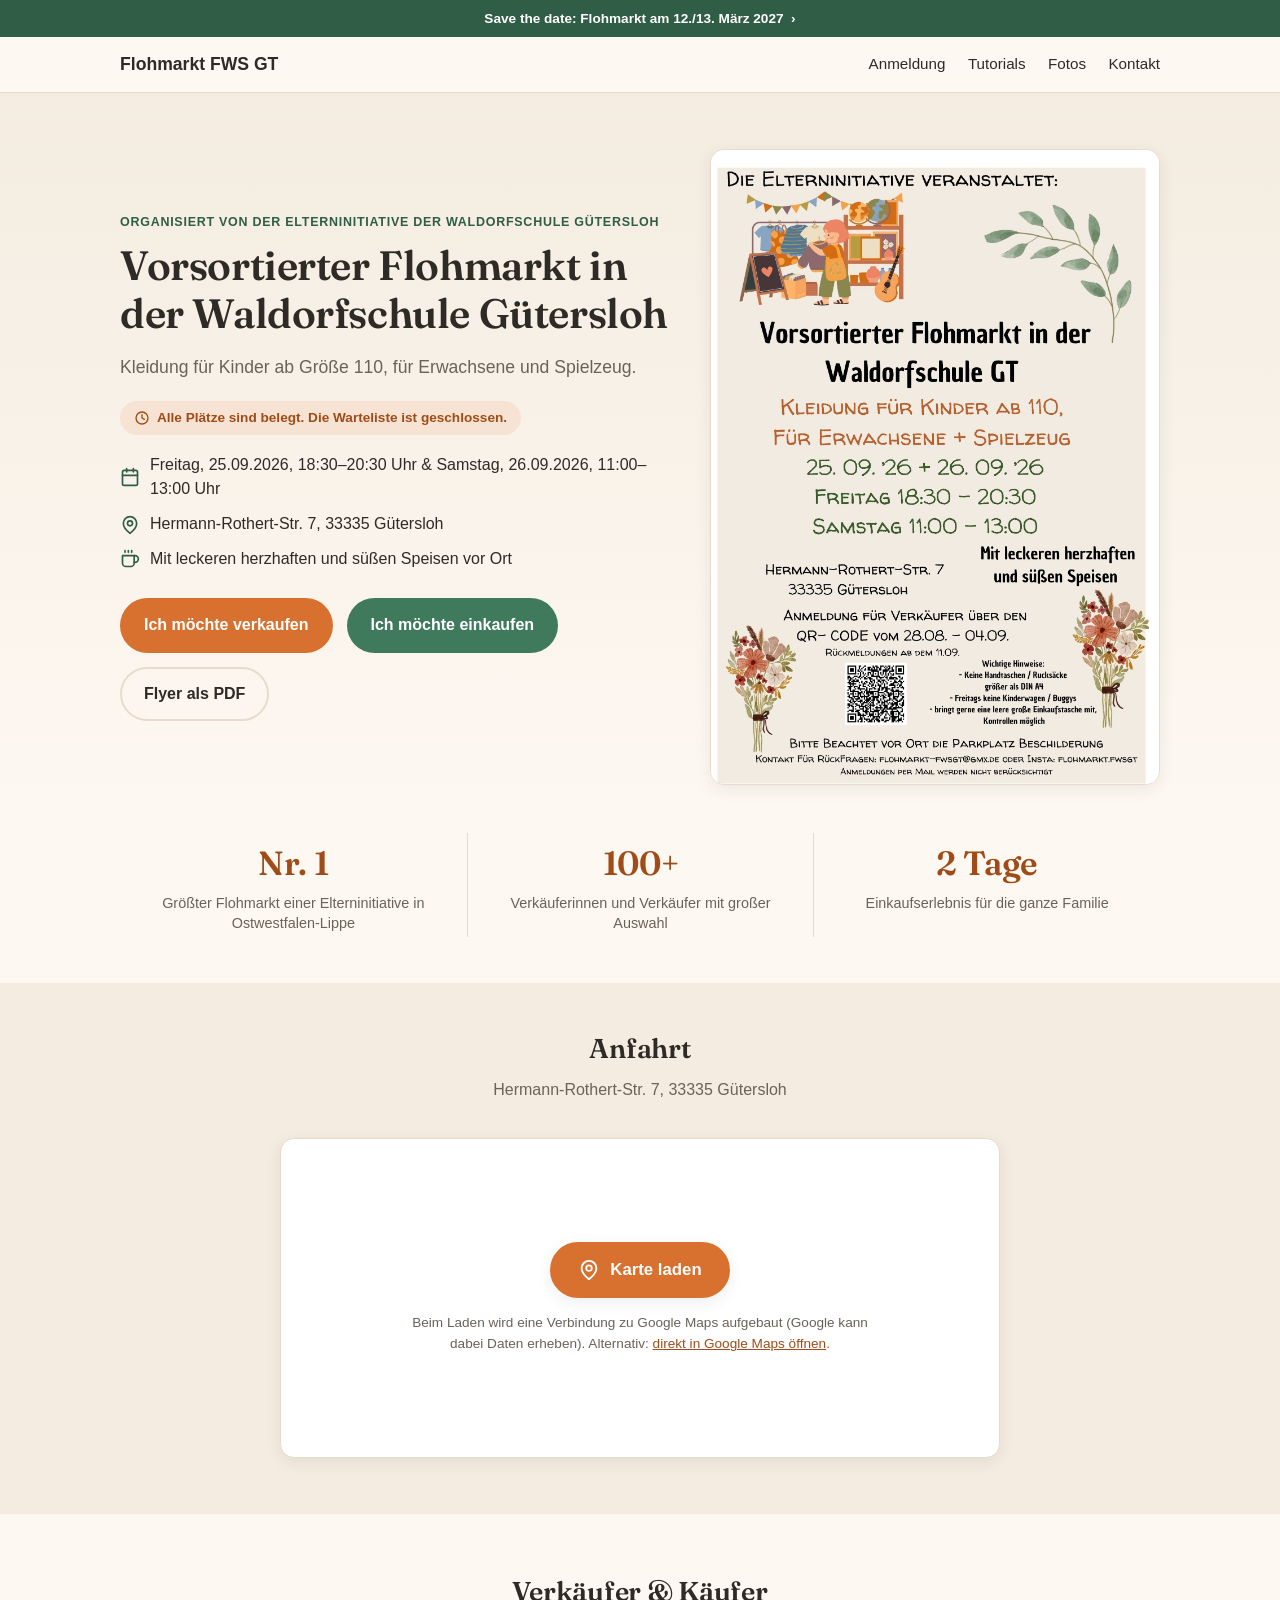
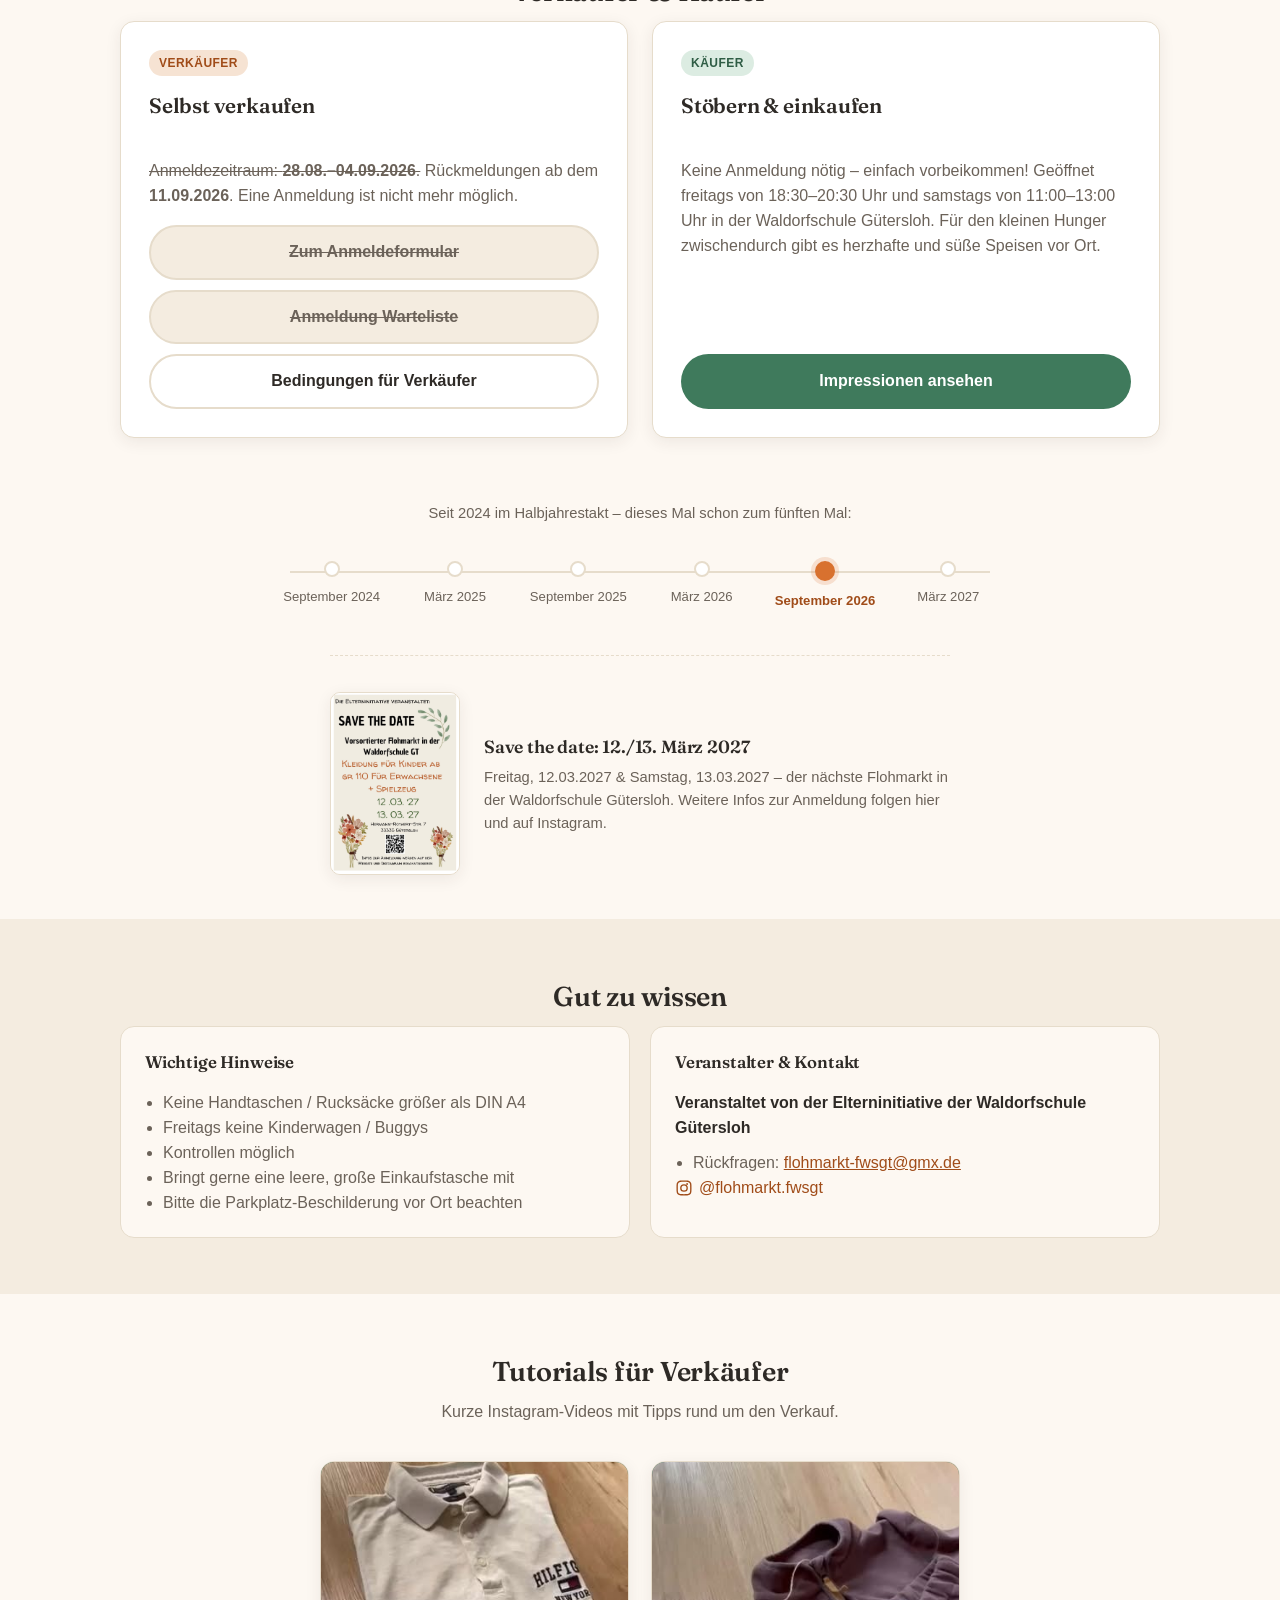
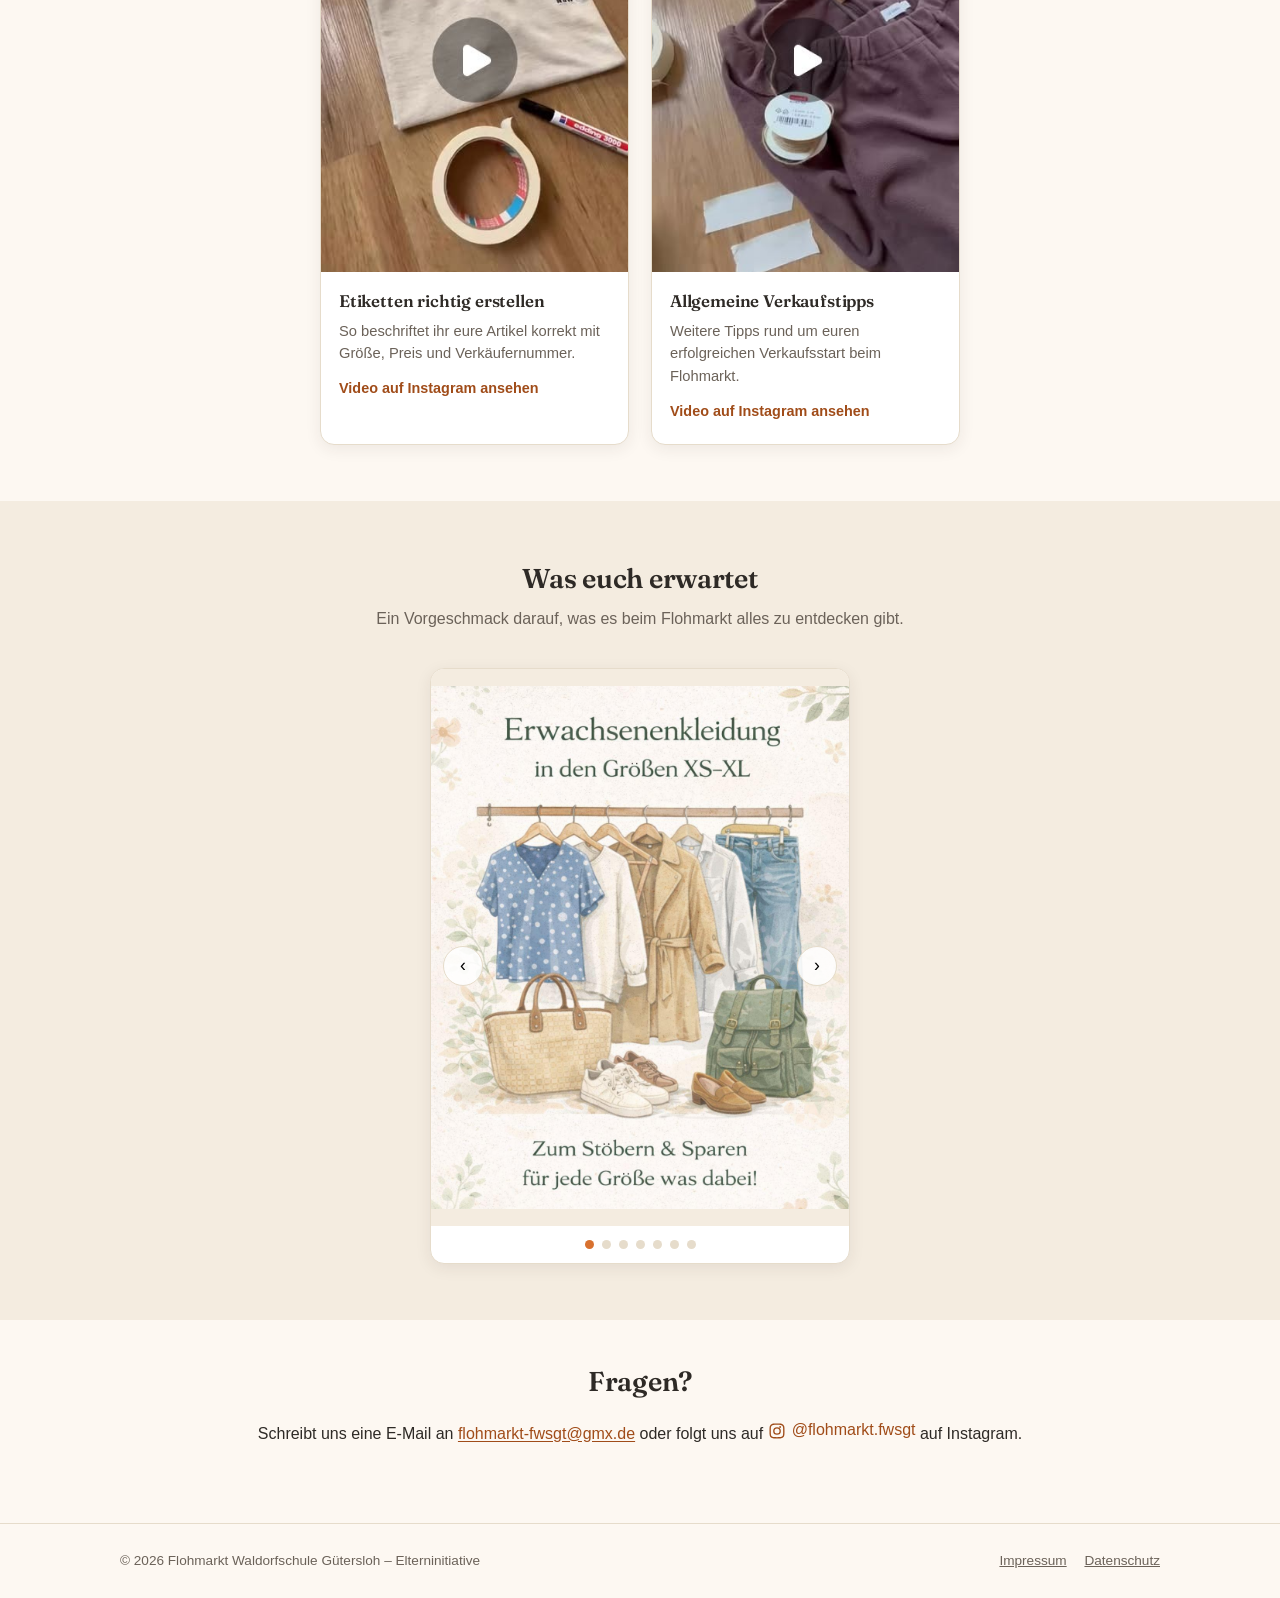
<file: index.html>
<!DOCTYPE html>
<html lang="de">
<head>
<meta charset="UTF-8" />
<meta name="viewport" content="width=device-width, initial-scale=1.0" />
<title>Flohmarkt Waldorfschule Gütersloh – 25./26. September 2026</title>
<meta name="description" content="Vorsortierter Flohmarkt in der Waldorfschule Gütersloh: Kleidung, Spielzeug und mehr. Infos für Käufer und Anmeldung für Verkäufer." />
<link rel="preconnect" href="https://fonts.googleapis.com" />
<link rel="preconnect" href="https://fonts.gstatic.com" crossorigin />
<link href="https://fonts.googleapis.com/css2?family=Fraunces:opsz,wght@9..144,500;9..144,600;9..144,700&display=swap" rel="stylesheet" />
<link rel="stylesheet" href="assets/css/styles.css" />
</head>
<body>

<a class="announce-bar" href="#save-the-date">
  Save the date: Flohmarkt am 12./13. März 2027 &nbsp;&rsaquo;
</a>

<header class="site-header">
  <div class="container">
    <p class="site-title">Flohmarkt&nbsp;FWS&nbsp;GT</p>
    <button type="button" class="nav-toggle" id="nav-toggle" aria-expanded="false" aria-controls="site-nav">
      <span class="nav-toggle-bar"></span>
      <span class="nav-toggle-bar"></span>
      <span class="nav-toggle-bar"></span>
      <span class="sr-only">Menü öffnen</span>
    </button>
    <nav class="site-nav" id="site-nav">
      <a href="#verkaeufer-kaeufer">Anmeldung</a>
      <a href="#tutorials">Tutorials</a>
      <a href="#fotos">Fotos</a>
      <a href="#kontakt">Kontakt</a>
    </nav>
  </div>
</header>

<section class="hero">
  <div class="container">
    <div class="hero-text">
      <p class="kicker">Organisiert von der Elterninitiative der Waldorfschule Gütersloh</p>
      <h1>Vorsortierter Flohmarkt in der Waldorfschule Gütersloh</h1>
      <p class="subtitle">Kleidung für Kinder ab Größe&nbsp;110, für Erwachsene und Spielzeug.</p>
      <p class="deadline-badge">
        <svg class="icon-svg" viewBox="0 0 24 24" fill="none" stroke="currentColor" stroke-width="2" stroke-linecap="round" stroke-linejoin="round" aria-hidden="true"><circle cx="12" cy="12" r="9"></circle><polyline points="12 7 12 12 15.5 14"></polyline></svg>
        Alle Plätze sind belegt. Die Warteliste ist geschlossen.
      </p>
      <ul class="hero-facts">
        <li>
          <svg class="icon-svg" viewBox="0 0 24 24" fill="none" stroke="currentColor" stroke-width="2" stroke-linecap="round" stroke-linejoin="round" aria-hidden="true"><rect x="3" y="4" width="18" height="18" rx="2"></rect><line x1="16" y1="2" x2="16" y2="6"></line><line x1="8" y1="2" x2="8" y2="6"></line><line x1="3" y1="10" x2="21" y2="10"></line></svg>
          Freitag, 25.09.2026, 18:30–20:30 Uhr &amp; Samstag, 26.09.2026, 11:00–13:00 Uhr
        </li>
        <li>
          <svg class="icon-svg" viewBox="0 0 24 24" fill="none" stroke="currentColor" stroke-width="2" stroke-linecap="round" stroke-linejoin="round" aria-hidden="true"><path d="M20 10c0 6-8 12-8 12s-8-6-8-12a8 8 0 0 1 16 0Z"></path><circle cx="12" cy="10" r="3"></circle></svg>
          Hermann-Rothert-Str. 7, 33335 Gütersloh
        </li>
        <li>
          <svg class="icon-svg" viewBox="0 0 24 24" fill="none" stroke="currentColor" stroke-width="2" stroke-linecap="round" stroke-linejoin="round" aria-hidden="true"><path d="M17 8h1a4 4 0 1 1 0 8h-1"></path><path d="M3 8h14v9a4 4 0 0 1-4 4H7a4 4 0 0 1-4-4Z"></path><line x1="6" y1="2" x2="6" y2="4"></line><line x1="10" y1="2" x2="10" y2="4"></line><line x1="14" y1="2" x2="14" y2="4"></line></svg>
          Mit leckeren herzhaften und süßen Speisen vor Ort
        </li>
      </ul>
      <div class="btn-row">
        <a class="btn btn-primary" href="#verkaeufer-kaeufer">Ich möchte verkaufen</a>
        <a class="btn btn-secondary" href="#kaeufer-info">Ich möchte einkaufen</a>
        <a class="btn btn-outline" href="assets/flyer.pdf" target="_blank" rel="noopener">Flyer als PDF</a>
      </div>
    </div>
    <a class="hero-image" href="assets/flyer.pdf" target="_blank" rel="noopener">
      <img src="assets/img/flyer.jpg" alt="Flyer zum Flohmarkt in der Waldorfschule Gütersloh" />
    </a>
    <!-- TODO: echtes Foto vom Flohmarkt/der Schule hier (statt/neben Flyer-Grafik) einfügen, sobald verfügbar -->
  </div>
</section>

<section class="highlights">
  <div class="container">
    <div class="highlights-grid">
      <div class="highlight-item">
        <p class="highlight-figure">Nr. 1</p>
        <p class="highlight-caption">Größter Flohmarkt einer Elterninitiative in Ostwestfalen-Lippe</p>
      </div>
      <div class="highlight-item">
        <p class="highlight-figure">100+</p>
        <p class="highlight-caption">Verkäuferinnen und Verkäufer mit großer Auswahl</p>
      </div>
      <div class="highlight-item">
        <p class="highlight-figure">2 Tage</p>
        <p class="highlight-caption">Einkaufserlebnis für die ganze Familie</p>
      </div>
    </div>
  </div>
</section>

<section class="map-section" id="anfahrt">
  <div class="container">
    <h2 class="section-title">Anfahrt</h2>
    <p class="section-lead">Hermann-Rothert-Str. 7, 33335 Gütersloh</p>
    <div class="map-embed" id="map-embed">
      <button type="button" class="map-load-btn" id="map-load-btn">
        <svg class="icon-svg icon-svg-lg" viewBox="0 0 24 24" fill="none" stroke="currentColor" stroke-width="2" stroke-linecap="round" stroke-linejoin="round" aria-hidden="true"><path d="M20 10c0 6-8 12-8 12s-8-6-8-12a8 8 0 0 1 16 0Z"></path><circle cx="12" cy="10" r="3"></circle></svg>
        Karte laden
      </button>
      <p class="map-hint">
        Beim Laden wird eine Verbindung zu Google Maps aufgebaut (Google kann dabei Daten erheben).
        Alternativ:
        <a href="https://www.google.com/maps/search/?api=1&query=Hermann-Rothert-Str.+7,+33335+G%C3%BCtersloh" target="_blank" rel="noopener">direkt in Google Maps öffnen</a>.
      </p>
    </div>
  </div>
</section>

<section class="audience" id="verkaeufer-kaeufer">
  <div class="container">
    <h2 class="section-title">Verkäufer &amp; Käufer</h2>
    <div class="audience-cards">

      <div class="audience-card">
        <span class="badge badge-seller">Verkäufer</span>
        <h3>Selbst verkaufen</h3>
        <p>
          <s>Anmeldezeitraum: <strong>28.08.–04.09.2026</strong>.</s> Rückmeldungen ab dem <strong>11.09.2026</strong>.
          Eine Anmeldung ist nicht mehr möglich.
        </p>
        <div class="card-btn-stack">
          <span class="btn btn-disabled" aria-disabled="true">
            Zum Anmeldeformular
          </span>
          <span class="btn btn-disabled" aria-disabled="true">
            Anmeldung Warteliste
          </span>
          <a class="btn btn-outline" href="https://ebbchl.s.gy/AGB_092026" target="_blank" rel="noopener">
            Bedingungen für Verkäufer
          </a>
        </div>
      </div>

      <div class="audience-card" id="kaeufer-info">
        <span class="badge badge-buyer">Käufer</span>
        <h3>Stöbern &amp; einkaufen</h3>
        <p>
          Keine Anmeldung nötig – einfach vorbeikommen! Geöffnet freitags von 18:30–20:30 Uhr
          und samstags von 11:00–13:00 Uhr in der Waldorfschule Gütersloh. Für den kleinen Hunger
          zwischendurch gibt es herzhafte und süße Speisen vor Ort.
        </p>
        <a class="btn btn-secondary" href="#fotos">Impressionen ansehen</a>
      </div>

    </div>
  </div>
</section>

<section class="timeline-section">
  <div class="container">
    <p class="timeline-lead">Seit 2024 im Halbjahrestakt – dieses Mal schon zum fünften Mal:</p>
    <ol class="timeline">
      <li><span class="timeline-label">September 2024</span></li>
      <li><span class="timeline-label">März 2025</span></li>
      <li><span class="timeline-label">September 2025</span></li>
      <li><span class="timeline-label">März 2026</span></li>
      <li class="current"><span class="timeline-label">September 2026</span></li>
      <li><span class="timeline-label">März 2027</span></li>
    </ol>

    <div class="save-the-date" id="save-the-date">
      <a class="save-the-date-poster" href="assets/img/flyer-2027.jpg" target="_blank" rel="noopener">
        <img src="assets/img/flyer-2027.jpg" alt="Save the Date: Flohmarkt in der Waldorfschule Gütersloh, 12./13. März 2027" loading="lazy" />
      </a>
      <div class="save-the-date-text">
        <h3>Save the date: 12./13. März 2027</h3>
        <p>Freitag, 12.03.2027 &amp; Samstag, 13.03.2027 – der nächste Flohmarkt in der Waldorfschule Gütersloh. Weitere Infos zur Anmeldung folgen hier und auf Instagram.</p>
      </div>
    </div>
  </div>
</section>

<section class="info">
  <div class="container">
    <h2 class="section-title">Gut zu wissen</h2>
    <div class="info-grid">
      <div class="info-card">
        <h3>Wichtige Hinweise</h3>
        <ul>
          <li>Keine Handtaschen / Rucksäcke größer als DIN&nbsp;A4</li>
          <li>Freitags keine Kinderwagen / Buggys</li>
          <li>Kontrollen möglich</li>
          <li>Bringt gerne eine leere, große Einkaufstasche mit</li>
          <li>Bitte die Parkplatz-Beschilderung vor Ort beachten</li>
        </ul>
      </div>
      <div class="info-card">
        <h3>Veranstalter &amp; Kontakt</h3>
        <p class="organizer-line">
          <strong>Veranstaltet von der Elterninitiative der Waldorfschule Gütersloh</strong>
        </p>
        <ul>
          <li>Rückfragen: <a href="mailto:flohmarkt-fwsgt@gmx.de">flohmarkt-fwsgt@gmx.de</a></li>
          <li style="list-style: none; margin-left: -18px;">
            <a class="ig-link" href="https://www.instagram.com/flohmarkt.fwsgt/" target="_blank" rel="noopener">
              <svg class="ig-icon" viewBox="0 0 24 24" width="18" height="18" aria-hidden="true"><path fill="currentColor" d="M12 2c-2.72 0-3.06.01-4.12.06-1.06.05-1.79.22-2.43.47-.66.26-1.22.6-1.77 1.16-.56.55-.9 1.11-1.16 1.77-.25.64-.42 1.37-.47 2.43C2 8.94 2 9.28 2 12s.01 3.06.06 4.12c.05 1.06.22 1.79.47 2.43.26.66.6 1.22 1.16 1.77.55.56 1.11.9 1.77 1.16.64.25 1.37.42 2.43.47C8.94 22 9.28 22 12 22s3.06-.01 4.12-.06c1.06-.05 1.79-.22 2.43-.47.66-.26 1.22-.6 1.77-1.16.56-.55.9-1.11 1.16-1.77.25-.64.42-1.37.47-2.43C22 15.06 22 14.72 22 12s-.01-3.06-.06-4.12c-.05-1.06-.22-1.79-.47-2.43-.26-.66-.6-1.22-1.16-1.77-.55-.56-1.11-.9-1.77-1.16-.64-.25-1.37-.42-2.43-.47C15.06 2 14.72 2 12 2zm0 1.8c2.67 0 2.99.01 4.04.06.98.04 1.5.21 1.85.34.47.18.8.4 1.15.75.35.35.57.68.75 1.15.13.36.29.87.34 1.85.05 1.05.06 1.37.06 4.04s-.01 2.99-.06 4.04c-.04.98-.21 1.5-.34 1.85-.18.47-.4.8-.75 1.15-.35.35-.68.57-1.15.75-.36.13-.87.29-1.85.34-1.05.05-1.37.06-4.04.06s-2.99-.01-4.04-.06c-.98-.04-1.5-.21-1.85-.34-.47-.18-.8-.4-1.15-.75-.35-.35-.57-.68-.75-1.15-.13-.36-.29-.87-.34-1.85C3.8 14.99 3.8 14.67 3.8 12s.01-2.99.06-4.04c.04-.98.21-1.5.34-1.85.18-.47.4-.8.75-1.15.35-.35.68-.57 1.15-.75.36-.13.87-.29 1.85-.34C9.01 3.8 9.33 3.8 12 3.8zm0 3.05a5.15 5.15 0 1 0 0 10.3 5.15 5.15 0 0 0 0-10.3zm0 8.5a3.35 3.35 0 1 1 0-6.7 3.35 3.35 0 0 1 0 6.7zm5.35-8.7a1.2 1.2 0 1 1-2.4 0 1.2 1.2 0 0 1 2.4 0z"/></svg>
              @flohmarkt.fwsgt
            </a>
          </li>
        </ul>
      </div>
    </div>
  </div>
</section>

<section class="tutorials" id="tutorials">
  <div class="container">
    <h2 class="section-title">Tutorials für Verkäufer</h2>
    <p class="section-lead">Kurze Instagram-Videos mit Tipps rund um den Verkauf.</p>
    <div class="tutorial-grid">

      <article class="tutorial-card">
        <a class="tutorial-thumb" href="https://www.instagram.com/reel/Ddj_7joOujG/" target="_blank" rel="noopener" aria-label="Video „Etiketten richtig erstellen“ auf Instagram ansehen">
          <img src="assets/img/tutorials/etiketten.jpg" alt="Vorschaubild: Poloshirt, Malerkrepp und Stift zum Beschriften von Etiketten" loading="lazy" />
        </a>
        <div class="tutorial-body">
          <h3>Etiketten richtig erstellen</h3>
          <p>So beschriftet ihr eure Artikel korrekt mit Größe, Preis und Verkäufernummer.</p>
          <a href="https://www.instagram.com/reel/Ddj_7joOujG/" target="_blank" rel="noopener">Video auf Instagram ansehen</a>
        </div>
      </article>

      <article class="tutorial-card">
        <a class="tutorial-thumb" href="https://www.instagram.com/reel/Ddmqf95uyFL/" target="_blank" rel="noopener" aria-label="Video „Allgemeine Verkaufstipps“ auf Instagram ansehen">
          <img src="assets/img/tutorials/verkaufstipps.jpg" alt="Vorschaubild: Fleecejacke mit Kordel und Klebeband zum Verpacken" loading="lazy" />
        </a>
        <div class="tutorial-body">
          <h3>Allgemeine Verkaufstipps</h3>
          <p>Weitere Tipps rund um euren erfolgreichen Verkaufsstart beim Flohmarkt.</p>
          <a href="https://www.instagram.com/reel/Ddmqf95uyFL/" target="_blank" rel="noopener">Video auf Instagram ansehen</a>
        </div>
      </article>

    </div>
  </div>
</section>

<section class="gallery" id="fotos">
  <div class="container">
    <h2 class="section-title">Was euch erwartet</h2>
    <p class="section-lead">Ein Vorgeschmack darauf, was es beim Flohmarkt alles zu entdecken gibt.</p>

    <div class="carousel">
      <div class="carousel-track">
        <div class="carousel-slide">
          <img src="assets/img/carousel/foto-01.jpg" alt="Erwachsenenkleidung in den Größen XS–XL" loading="lazy" />
        </div>
        <div class="carousel-slide">
          <img src="assets/img/carousel/foto-02.jpg" alt="Innen shoppen, außen bei Wohlfühlambiente schlemmen" loading="lazy" />
        </div>
        <div class="carousel-slide">
          <img src="assets/img/carousel/foto-03.jpg" alt="Bücher & Deko für Erwachsene" loading="lazy" />
        </div>
        <div class="carousel-slide">
          <img src="assets/img/carousel/foto-04.jpg" alt="Tonies & Bücher" loading="lazy" />
        </div>
        <div class="carousel-slide">
          <img src="assets/img/carousel/foto-05.jpg" alt="Fahrräder, Roller, Spiele & Bücher" loading="lazy" />
        </div>
        <div class="carousel-slide">
          <img src="assets/img/carousel/foto-07.jpg" alt="Kinderbekleidung in den Größen 110–176" loading="lazy" />
        </div>
        <div class="carousel-slide">
          <img src="assets/img/carousel/foto-06.jpg" alt="Viele Kassen, schnelle Abwicklung" loading="lazy" />
        </div>
      </div>
      <button class="carousel-nav prev" aria-label="Vorheriges Foto">&#8249;</button>
      <button class="carousel-nav next" aria-label="Nächstes Foto">&#8250;</button>
      <div class="carousel-dots"></div>
    </div>
  </div>
</section>

<section class="contact" id="kontakt">
  <div class="container">
    <h2 class="section-title">Fragen?</h2>
    <p>
      Schreibt uns eine E-Mail an <a href="mailto:flohmarkt-fwsgt@gmx.de">flohmarkt-fwsgt@gmx.de</a> oder folgt uns auf
      <a class="ig-link" href="https://www.instagram.com/flohmarkt.fwsgt/" target="_blank" rel="noopener">
        <svg class="ig-icon" viewBox="0 0 24 24" width="18" height="18" aria-hidden="true"><path fill="currentColor" d="M12 2c-2.72 0-3.06.01-4.12.06-1.06.05-1.79.22-2.43.47-.66.26-1.22.6-1.77 1.16-.56.55-.9 1.11-1.16 1.77-.25.64-.42 1.37-.47 2.43C2 8.94 2 9.28 2 12s.01 3.06.06 4.12c.05 1.06.22 1.79.47 2.43.26.66.6 1.22 1.16 1.77.55.56 1.11.9 1.77 1.16.64.25 1.37.42 2.43.47C8.94 22 9.28 22 12 22s3.06-.01 4.12-.06c1.06-.05 1.79-.22 2.43-.47.66-.26 1.22-.6 1.77-1.16.56-.55.9-1.11 1.16-1.77.25-.64.42-1.37.47-2.43C22 15.06 22 14.72 22 12s-.01-3.06-.06-4.12c-.05-1.06-.22-1.79-.47-2.43-.26-.66-.6-1.22-1.16-1.77-.55-.56-1.11-.9-1.77-1.16-.64-.25-1.37-.42-2.43-.47C15.06 2 14.72 2 12 2zm0 1.8c2.67 0 2.99.01 4.04.06.98.04 1.5.21 1.85.34.47.18.8.4 1.15.75.35.35.57.68.75 1.15.13.36.29.87.34 1.85.05 1.05.06 1.37.06 4.04s-.01 2.99-.06 4.04c-.04.98-.21 1.5-.34 1.85-.18.47-.4.8-.75 1.15-.35.35-.68.57-1.15.75-.36.13-.87.29-1.85.34-1.05.05-1.37.06-4.04.06s-2.99-.01-4.04-.06c-.98-.04-1.5-.21-1.85-.34-.47-.18-.8-.4-1.15-.75-.35-.35-.57-.68-.75-1.15-.13-.36-.29-.87-.34-1.85C3.8 14.99 3.8 14.67 3.8 12s.01-2.99.06-4.04c.04-.98.21-1.5.34-1.85.18-.47.4-.8.75-1.15.35-.35.68-.57 1.15-.75.36-.13.87-.29 1.85-.34C9.01 3.8 9.33 3.8 12 3.8zm0 3.05a5.15 5.15 0 1 0 0 10.3 5.15 5.15 0 0 0 0-10.3zm0 8.5a3.35 3.35 0 1 1 0-6.7 3.35 3.35 0 0 1 0 6.7zm5.35-8.7a1.2 1.2 0 1 1-2.4 0 1.2 1.2 0 0 1 2.4 0z"/></svg>
        @flohmarkt.fwsgt
      </a>
      auf Instagram.
    </p>
  </div>
</section>

<footer class="site-footer">
  <div class="container">
    <span>&copy; 2026 Flohmarkt Waldorfschule Gütersloh – Elterninitiative</span>
    <span>
      <a href="impressum.html">Impressum</a>
      <a href="datenschutz.html">Datenschutz</a>
    </span>
  </div>
</footer>

<script src="assets/js/main.js"></script>
</body>
</html>
</file>
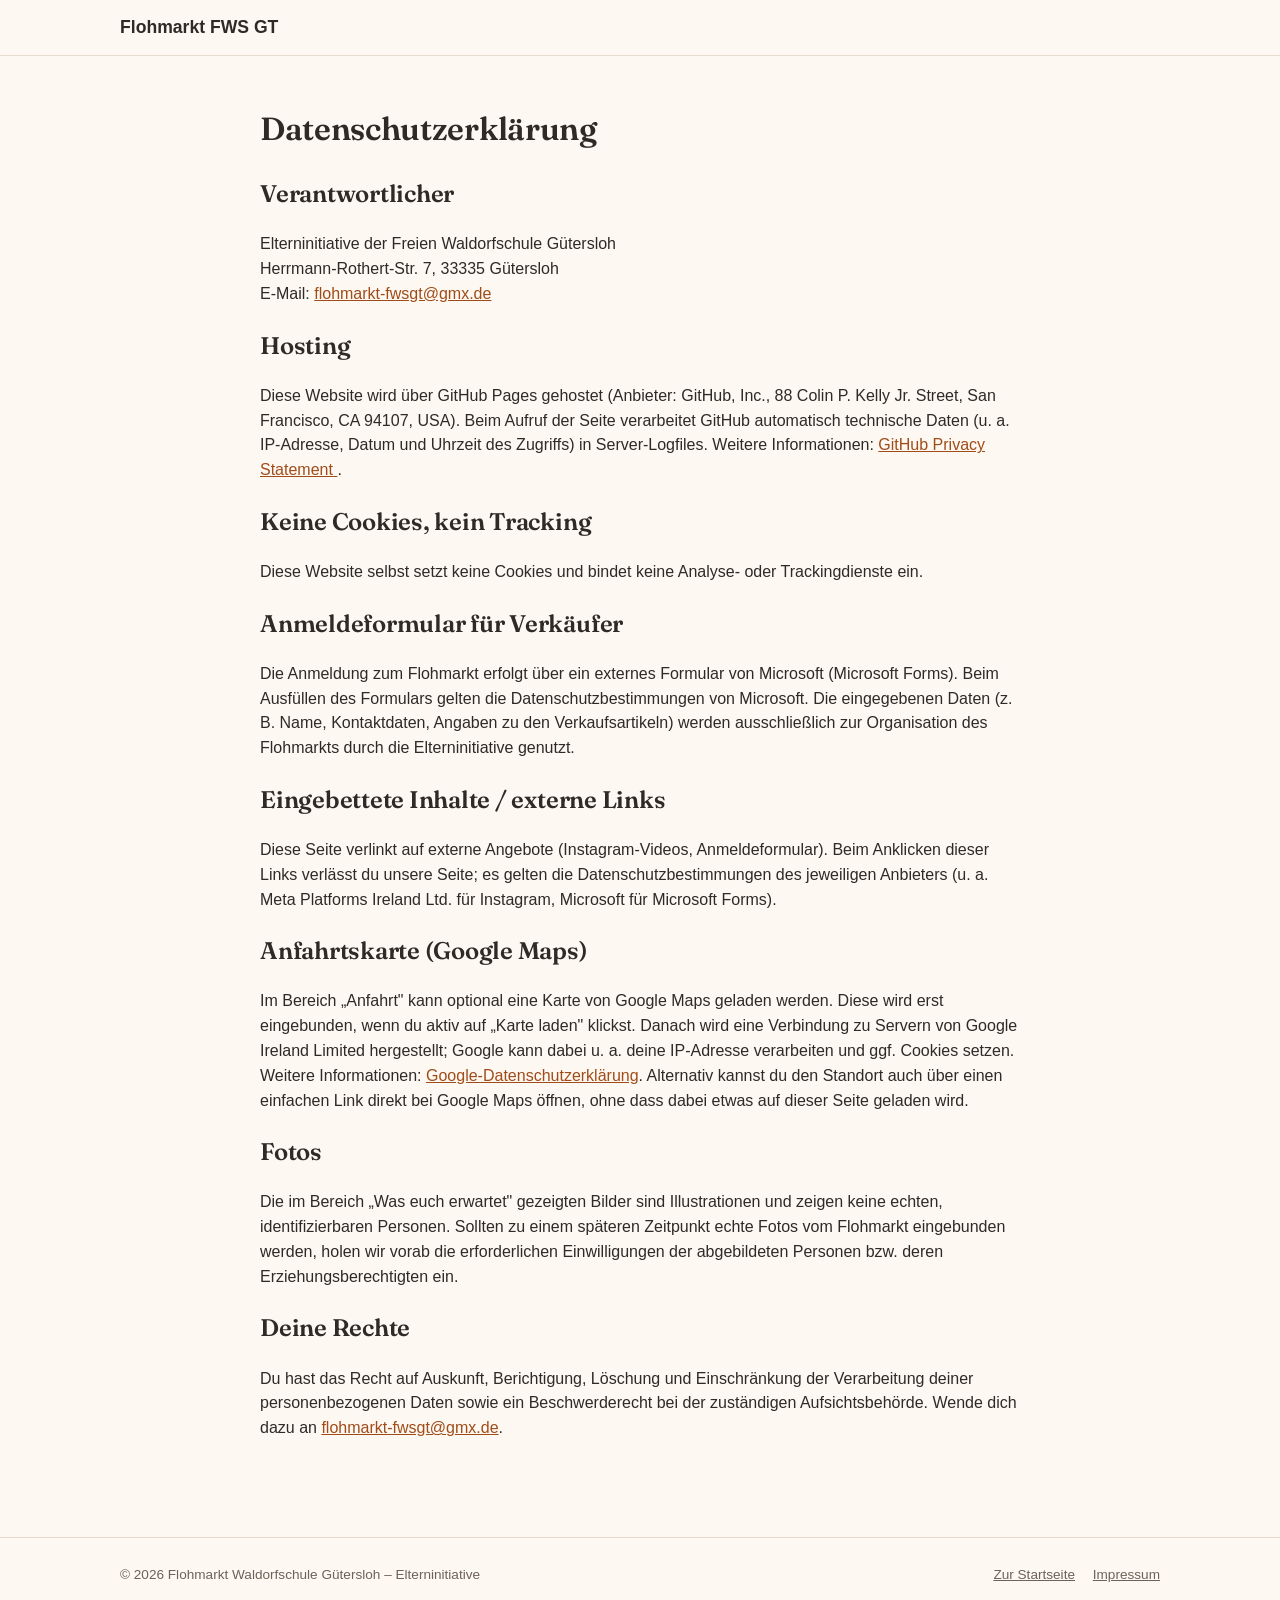
<file: datenschutz.html>
<!DOCTYPE html>
<html lang="de">
<head>
<meta charset="UTF-8" />
<meta name="viewport" content="width=device-width, initial-scale=1.0" />
<title>Datenschutzerklärung – Flohmarkt Waldorfschule Gütersloh</title>
<link rel="preconnect" href="https://fonts.googleapis.com" />
<link rel="preconnect" href="https://fonts.gstatic.com" crossorigin />
<link href="https://fonts.googleapis.com/css2?family=Fraunces:opsz,wght@9..144,500;9..144,600;9..144,700&display=swap" rel="stylesheet" />
<link rel="stylesheet" href="assets/css/styles.css" />
</head>
<body>

<header class="site-header">
  <div class="container">
    <p class="site-title"><a href="index.html" style="color:inherit; text-decoration:none;">Flohmarkt&nbsp;FWS&nbsp;GT</a></p>
  </div>
</header>

<main class="container legal">
  <h1>Datenschutzerklärung</h1>


  <h2>Verantwortlicher</h2>
  <p>
    Elterninitiative der Freien Waldorfschule Gütersloh<br />
    Herrmann-Rothert-Str. 7, 33335 Gütersloh<br />
    E-Mail: <a href="mailto:flohmarkt-fwsgt@gmx.de">flohmarkt-fwsgt@gmx.de</a>
  </p>

  <h2>Hosting</h2>
  <p>
    Diese Website wird über GitHub Pages gehostet (Anbieter: GitHub, Inc., 88 Colin P. Kelly Jr. Street,
    San Francisco, CA 94107, USA). Beim Aufruf der Seite verarbeitet GitHub automatisch technische
    Daten (u. a. IP-Adresse, Datum und Uhrzeit des Zugriffs) in Server-Logfiles. Weitere Informationen:
    <a href="https://docs.github.com/site-policy/privacy-policies/github-general-privacy-statement" target="_blank" rel="noopener">
      GitHub Privacy Statement
    </a>.
  </p>

  <h2>Keine Cookies, kein Tracking</h2>
  <p>
    Diese Website selbst setzt keine Cookies und bindet keine Analyse- oder Trackingdienste ein.
  </p>

  <h2>Anmeldeformular für Verkäufer</h2>
  <p>
    Die Anmeldung zum Flohmarkt erfolgt über ein externes Formular von Microsoft (Microsoft Forms).
    Beim Ausfüllen des Formulars gelten die Datenschutzbestimmungen von Microsoft. Die eingegebenen
    Daten (z. B. Name, Kontaktdaten, Angaben zu den Verkaufsartikeln) werden ausschließlich zur
    Organisation des Flohmarkts durch die Elterninitiative genutzt.
  </p>

  <h2>Eingebettete Inhalte / externe Links</h2>
  <p>
    Diese Seite verlinkt auf externe Angebote (Instagram-Videos, Anmeldeformular). Beim Anklicken
    dieser Links verlässt du unsere Seite; es gelten die Datenschutzbestimmungen des jeweiligen
    Anbieters (u. a. Meta Platforms Ireland Ltd. für Instagram, Microsoft für Microsoft Forms).
  </p>

  <h2>Anfahrtskarte (Google Maps)</h2>
  <p>
    Im Bereich „Anfahrt" kann optional eine Karte von Google Maps geladen werden. Diese wird erst
    eingebunden, wenn du aktiv auf „Karte laden" klickst. Danach wird eine Verbindung zu Servern
    von Google Ireland Limited hergestellt; Google kann dabei u. a. deine IP-Adresse verarbeiten
    und ggf. Cookies setzen. Weitere Informationen:
    <a href="https://policies.google.com/privacy" target="_blank" rel="noopener">Google-Datenschutzerklärung</a>.
    Alternativ kannst du den Standort auch über einen einfachen Link direkt bei Google Maps öffnen,
    ohne dass dabei etwas auf dieser Seite geladen wird.
  </p>

  <h2>Fotos</h2>
  <p>
    Die im Bereich „Was euch erwartet" gezeigten Bilder sind Illustrationen und zeigen keine
    echten, identifizierbaren Personen. Sollten zu einem späteren Zeitpunkt echte Fotos vom
    Flohmarkt eingebunden werden, holen wir vorab die erforderlichen Einwilligungen der
    abgebildeten Personen bzw. deren Erziehungsberechtigten ein.
  </p>

  <h2>Deine Rechte</h2>
  <p>
    Du hast das Recht auf Auskunft, Berichtigung, Löschung und Einschränkung der Verarbeitung deiner
    personenbezogenen Daten sowie ein Beschwerderecht bei der zuständigen Aufsichtsbehörde. Wende dich
    dazu an <a href="mailto:flohmarkt-fwsgt@gmx.de">flohmarkt-fwsgt@gmx.de</a>.
  </p>
</main>

<footer class="site-footer">
  <div class="container">
    <span>&copy; 2026 Flohmarkt Waldorfschule Gütersloh – Elterninitiative</span>
    <span>
      <a href="index.html">Zur Startseite</a>
      <a href="impressum.html">Impressum</a>
    </span>
  </div>
</footer>

</body>
</html>
</file>
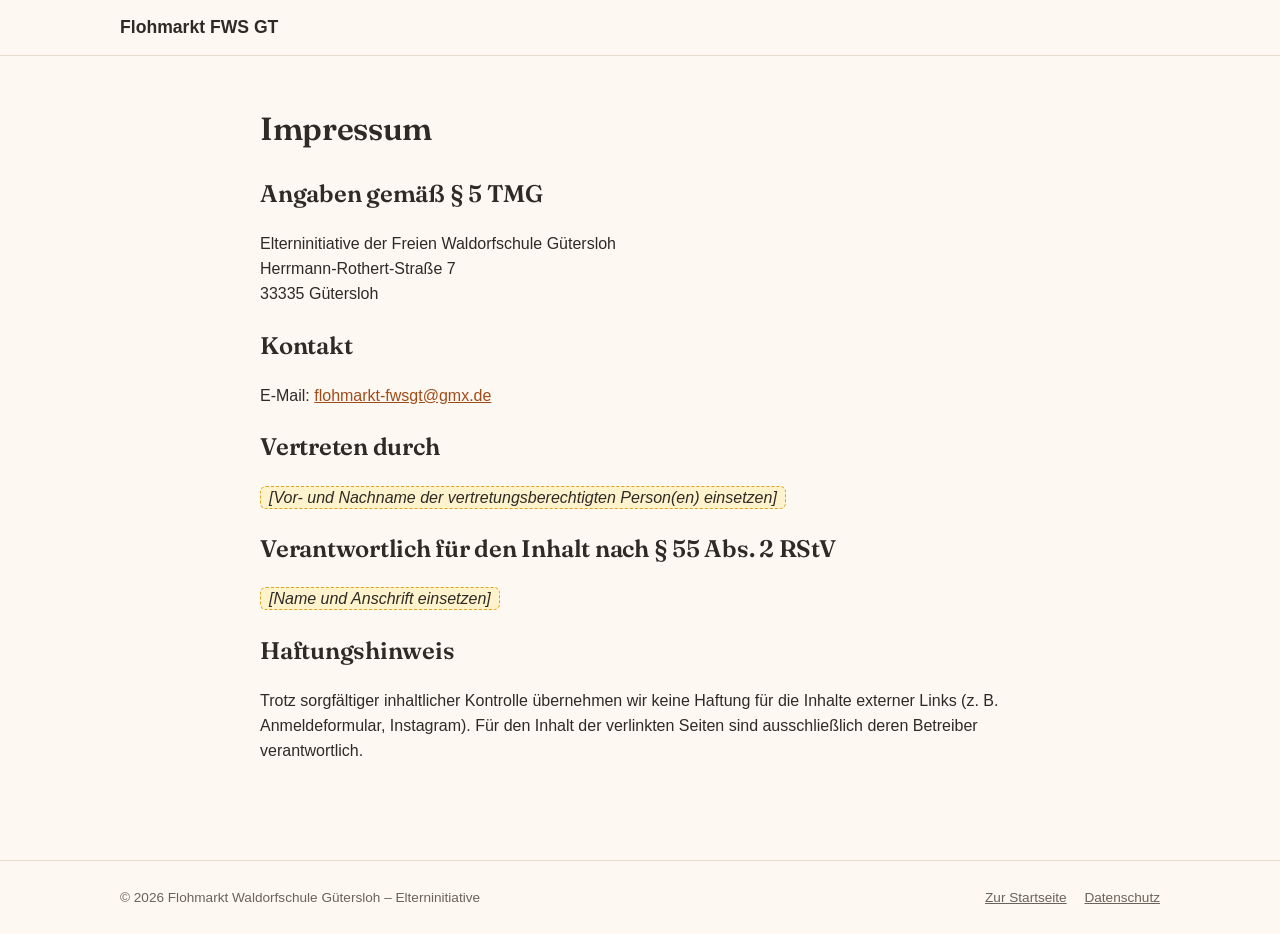
<file: impressum.html>
<!DOCTYPE html>
<html lang="de">
<head>
<meta charset="UTF-8" />
<meta name="viewport" content="width=device-width, initial-scale=1.0" />
<title>Impressum – Flohmarkt Waldorfschule Gütersloh</title>
<link rel="preconnect" href="https://fonts.googleapis.com" />
<link rel="preconnect" href="https://fonts.gstatic.com" crossorigin />
<link href="https://fonts.googleapis.com/css2?family=Fraunces:opsz,wght@9..144,500;9..144,600;9..144,700&display=swap" rel="stylesheet" />
<link rel="stylesheet" href="assets/css/styles.css" />
</head>
<body>

<header class="site-header">
  <div class="container">
    <p class="site-title"><a href="index.html" style="color:inherit; text-decoration:none;">Flohmarkt&nbsp;FWS&nbsp;GT</a></p>
  </div>
</header>

<main class="container legal">
  <h1>Impressum</h1>

  <h2>Angaben gemäß § 5 TMG</h2>
  <p>
    Elterninitiative der Freien Waldorfschule Gütersloh<br />
    Herrmann-Rothert-Straße 7<br />
    33335 Gütersloh
  </p>

  <h2>Kontakt</h2>
  <p>
    E-Mail: <a href="mailto:flohmarkt-fwsgt@gmx.de">flohmarkt-fwsgt@gmx.de</a><br />
  </p>

  <h2>Vertreten durch</h2>
  <p><span class="placeholder">[Vor- und Nachname der vertretungsberechtigten Person(en) einsetzen]</span></p>

  <h2>Verantwortlich für den Inhalt nach § 55 Abs. 2 RStV</h2>
  <p><span class="placeholder">[Name und Anschrift einsetzen]</span></p>

  <h2>Haftungshinweis</h2>
  <p>
    Trotz sorgfältiger inhaltlicher Kontrolle übernehmen wir keine Haftung für die Inhalte externer Links
    (z. B. Anmeldeformular, Instagram). Für den Inhalt der verlinkten Seiten sind ausschließlich deren
    Betreiber verantwortlich.
  </p>
</main>

<footer class="site-footer">
  <div class="container">
    <span>&copy; 2026 Flohmarkt Waldorfschule Gütersloh – Elterninitiative</span>
    <span>
      <a href="index.html">Zur Startseite</a>
      <a href="datenschutz.html">Datenschutz</a>
    </span>
  </div>
</footer>

</body>
</html>
</file>
<file: assets/css/styles.css>
:root {
  --color-bg: #fdf8f2;
  --color-bg-alt: #f4ece0;
  --color-text: #2e2a26;
  --color-text-muted: #6b6259;
  --color-primary: #d8712f;
  --color-primary-dark: #a04c19;
  --color-secondary: #3f7a5c;
  --color-secondary-dark: #2f5d45;
  --color-border: #e6dccb;
  --radius: 14px;
  --max-width: 1080px;
  --shadow: 0 4px 16px rgba(46, 42, 38, 0.08);
}

* {
  box-sizing: border-box;
}

html {
  scroll-behavior: smooth;
}

section[id] {
  scroll-margin-top: 76px;
}

body {
  margin: 0;
  font-family: "Segoe UI", Roboto, Helvetica, Arial, sans-serif;
  background: var(--color-bg);
  color: var(--color-text);
  line-height: 1.55;
}

h1, h2, h3 {
  font-family: "Fraunces", Georgia, "Times New Roman", serif;
  font-optical-sizing: auto;
  font-weight: 600;
  letter-spacing: -0.01em;
}

img {
  max-width: 100%;
  display: block;
}

a {
  color: var(--color-primary-dark);
}

.container {
  max-width: var(--max-width);
  margin: 0 auto;
  padding: 0 20px;
}

/* Announce bar */
.announce-bar {
  display: block;
  text-align: center;
  background: var(--color-secondary-dark);
  color: #fff;
  font-size: 0.85rem;
  font-weight: 600;
  padding: 8px 20px;
  text-decoration: none;
}

.announce-bar:hover {
  background: var(--color-secondary);
}

/* Header */
.site-header {
  background: var(--color-bg);
  border-bottom: 1px solid var(--color-border);
  position: sticky;
  top: 0;
  z-index: 20;
}

.site-header .container {
  display: flex;
  align-items: center;
  justify-content: space-between;
  padding-top: 14px;
  padding-bottom: 14px;
}

.site-title {
  font-size: 1.1rem;
  font-weight: 700;
  margin: 0;
}

.site-nav a {
  margin-left: 18px;
  text-decoration: none;
  color: var(--color-text);
  font-size: 0.95rem;
}

.site-nav a:hover {
  color: var(--color-primary-dark);
}

.nav-toggle {
  display: none;
  flex-direction: column;
  justify-content: center;
  gap: 5px;
  width: 38px;
  height: 38px;
  padding: 0;
  border: 1px solid var(--color-border);
  border-radius: 8px;
  background: #fff;
  cursor: pointer;
}

.nav-toggle-bar {
  display: block;
  width: 18px;
  height: 2px;
  margin: 0 auto;
  background: var(--color-text);
  transition: transform 0.2s ease, opacity 0.2s ease;
}

.nav-toggle[aria-expanded="true"] .nav-toggle-bar:nth-child(1) {
  transform: translateY(7px) rotate(45deg);
}

.nav-toggle[aria-expanded="true"] .nav-toggle-bar:nth-child(2) {
  opacity: 0;
}

.nav-toggle[aria-expanded="true"] .nav-toggle-bar:nth-child(3) {
  transform: translateY(-7px) rotate(-45deg);
}

.sr-only {
  position: absolute;
  width: 1px;
  height: 1px;
  padding: 0;
  margin: -1px;
  overflow: hidden;
  clip: rect(0, 0, 0, 0);
  white-space: nowrap;
  border: 0;
}

/* Hero */
.hero {
  padding: 56px 0 40px;
  background: linear-gradient(180deg, var(--color-bg-alt), var(--color-bg));
}

.hero .container {
  display: grid;
  grid-template-columns: 1.1fr 0.9fr;
  gap: 40px;
  align-items: center;
}

.kicker {
  text-transform: uppercase;
  letter-spacing: 0.06em;
  font-size: 0.78rem;
  font-weight: 700;
  color: var(--color-secondary-dark);
  margin: 0 0 10px;
}

.hero h1 {
  font-size: clamp(1.8rem, 3.2vw, 2.6rem);
  margin: 0 0 14px;
  line-height: 1.15;
}

.hero .subtitle {
  font-size: 1.1rem;
  color: var(--color-text-muted);
  margin-bottom: 20px;
}

.icon-svg {
  width: 20px;
  height: 20px;
  flex-shrink: 0;
}

.hero-facts .icon-svg {
  color: var(--color-secondary-dark);
}

.icon-svg-lg {
  width: 22px;
  height: 22px;
}

.deadline-badge {
  display: inline-flex;
  align-items: center;
  gap: 7px;
  background: #f6e3d3;
  color: var(--color-primary-dark);
  font-size: 0.85rem;
  font-weight: 700;
  padding: 6px 14px;
  border-radius: 999px;
  margin: 0 0 18px;
}

.deadline-badge .icon-svg {
  width: 16px;
  height: 16px;
  color: var(--color-primary-dark);
}

.hero-facts {
  list-style: none;
  padding: 0;
  margin: 0 0 26px;
  display: flex;
  flex-direction: column;
  gap: 10px;
  font-size: 1rem;
}

.hero-facts li {
  display: flex;
  align-items: center;
  gap: 10px;
}

.hero-image {
  border-radius: var(--radius);
  overflow: hidden;
  box-shadow: var(--shadow);
  border: 1px solid var(--color-border);
}

/* Highlights */
.highlights {
  padding: 8px 0 46px;
}

.highlights-grid {
  display: grid;
  grid-template-columns: repeat(3, 1fr);
}

.highlight-item {
  text-align: center;
  padding: 4px 28px;
  border-left: 1px solid var(--color-border);
}

.highlight-item:first-child {
  border-left: none;
}

.highlight-figure {
  margin: 0 0 4px;
  font-family: "Fraunces", Georgia, "Times New Roman", serif;
  font-weight: 600;
  font-size: clamp(1.6rem, 3vw, 2.1rem);
  color: var(--color-primary-dark);
  letter-spacing: -0.01em;
}

.highlight-caption {
  margin: 0;
  color: var(--color-text-muted);
  font-size: 0.9rem;
  line-height: 1.4;
}

@media (max-width: 860px) {
  .highlights-grid {
    grid-template-columns: 1fr;
    gap: 22px;
  }
  .highlight-item {
    border-left: none;
    border-top: 1px solid var(--color-border);
    padding: 18px 10px 0;
  }
  .highlight-item:first-child {
    border-top: none;
    padding-top: 0;
  }
}

/* Buttons */
.btn {
  display: inline-block;
  text-align: center;
  padding: 13px 22px;
  border-radius: 999px;
  font-weight: 600;
  text-decoration: none;
  font-size: 1rem;
  border: 2px solid transparent;
  transition: transform 0.15s ease, box-shadow 0.15s ease;
}

.btn:hover {
  transform: translateY(-1px);
}

.btn-primary {
  background: var(--color-primary);
  color: #fff;
}

.btn-primary:hover {
  background: var(--color-primary-dark);
  color: #fff;
}

.btn-secondary {
  background: var(--color-secondary);
  color: #fff;
}

.btn-secondary:hover {
  background: var(--color-secondary-dark);
  color: #fff;
}

.btn-outline {
  background: transparent;
  border-color: var(--color-border);
  color: var(--color-text);
}

.btn-disabled {
  background: var(--color-bg-alt);
  border-color: var(--color-border);
  color: var(--color-text-muted);
  text-decoration: line-through;
  cursor: not-allowed;
}

.btn-disabled:hover {
  transform: none;
}

.btn-row {
  display: flex;
  flex-wrap: wrap;
  gap: 14px;
}

.card-btn-stack {
  display: flex;
  flex-direction: column;
  gap: 10px;
}

/* Zielgruppen / CTA section */
.audience {
  padding: 56px 0;
}

.audience h2,
.section-title {
  font-size: 1.7rem;
  text-align: center;
  margin: 0 0 8px;
}

.section-lead {
  text-align: center;
  color: var(--color-text-muted);
  max-width: 620px;
  margin: 0 auto 36px;
}

.audience-cards {
  display: grid;
  grid-template-columns: 1fr 1fr;
  gap: 24px;
}

.audience-card {
  background: #fff;
  border: 1px solid var(--color-border);
  border-radius: var(--radius);
  padding: 28px;
  box-shadow: var(--shadow);
  display: flex;
  flex-direction: column;
}

.audience-card h3 {
  font-size: 1.3rem;
  margin-top: 0;
}

.audience-card p {
  color: var(--color-text-muted);
  flex-grow: 1;
}

.audience-card .badge {
  display: inline-block;
  font-size: 0.75rem;
  text-transform: uppercase;
  letter-spacing: 0.04em;
  font-weight: 700;
  padding: 4px 10px;
  border-radius: 999px;
  margin-bottom: 14px;
  width: fit-content;
}

.badge-seller {
  background: #f6e3d3;
  color: var(--color-primary-dark);
}

.badge-buyer {
  background: #dcece2;
  color: var(--color-secondary-dark);
}

/* Timeline */
.timeline-section {
  padding: 8px 0 44px;
}

.timeline-lead {
  text-align: center;
  color: var(--color-text-muted);
  font-size: 0.92rem;
  margin: 0 0 14px;
}

.timeline {
  list-style: none;
  margin: 0 auto;
  padding: 22px 10px 0;
  max-width: 760px;
  display: flex;
  align-items: flex-start;
  position: relative;
}

.timeline::before {
  content: "";
  position: absolute;
  top: 32px;
  left: 4%;
  right: 4%;
  height: 2px;
  background: var(--color-border);
  z-index: 0;
}

.timeline li {
  flex: 1;
  display: flex;
  flex-direction: column;
  align-items: center;
  text-align: center;
  position: relative;
  z-index: 1;
}

.timeline li::before {
  content: "";
  width: 12px;
  height: 12px;
  border-radius: 50%;
  background: #fff;
  border: 2px solid var(--color-border);
  margin-bottom: 10px;
}

.timeline-label {
  font-size: 0.82rem;
  color: var(--color-text-muted);
}

.timeline li.current::before {
  width: 16px;
  height: 16px;
  border-color: var(--color-primary);
  background: var(--color-primary);
  box-shadow: 0 0 0 4px rgba(216, 113, 47, 0.18);
}

.timeline li.current .timeline-label {
  color: var(--color-primary-dark);
  font-weight: 700;
}

.timeline li.upcoming::before {
  border-style: dashed;
  background: transparent;
}

.timeline li.upcoming .timeline-label {
  font-style: italic;
}

@media (max-width: 640px) {
  .timeline {
    flex-direction: column;
    align-items: stretch;
    gap: 22px;
    padding-top: 4px;
  }

  .timeline::before {
    top: 4px;
    bottom: 4px;
    left: 31px;
    right: auto;
    width: 2px;
    height: auto;
  }

  .timeline li {
    flex-direction: row;
    align-items: center;
    text-align: left;
    gap: 14px;
  }

  .timeline li::before {
    margin-bottom: 0;
    flex-shrink: 0;
    margin-left: 15px;
  }

  .timeline li.current::before {
    margin-left: 13px;
  }
}

/* Save the date */
.save-the-date {
  scroll-margin-top: 76px;
  max-width: 620px;
  margin: 44px auto 0;
  display: flex;
  align-items: center;
  gap: 24px;
  padding-top: 36px;
  border-top: 1px dashed var(--color-border);
}

.save-the-date-poster {
  flex-shrink: 0;
  display: block;
  width: 130px;
  border-radius: 10px;
  overflow: hidden;
  border: 1px solid var(--color-border);
  box-shadow: var(--shadow);
}

.save-the-date-poster img {
  width: 100%;
  height: auto;
  display: block;
}

.save-the-date-text h3 {
  margin: 0 0 6px;
  font-size: 1.1rem;
}

.save-the-date-text p {
  margin: 0;
  color: var(--color-text-muted);
  font-size: 0.92rem;
}

@media (max-width: 640px) {
  .save-the-date {
    flex-direction: column;
    text-align: center;
  }
}

/* Info / Details */
.info {
  padding: 56px 0;
  background: var(--color-bg-alt);
}

.info-grid {
  display: grid;
  grid-template-columns: repeat(2, 1fr);
  gap: 20px;
}

.info-card {
  background: var(--color-bg);
  border: 1px solid var(--color-border);
  border-radius: var(--radius);
  padding: 22px 24px;
}

.info-card h3 {
  margin-top: 0;
  font-size: 1.05rem;
}

.info-card ul {
  margin: 0;
  padding-left: 18px;
  color: var(--color-text-muted);
}

/* Tutorials */
.tutorials {
  padding: 56px 0;
}

.tutorial-grid {
  display: grid;
  grid-template-columns: repeat(2, 1fr);
  max-width: 640px;
  margin: 0 auto;
  gap: 22px;
}

.tutorial-card {
  border: 1px solid var(--color-border);
  border-radius: var(--radius);
  overflow: hidden;
  background: #fff;
  box-shadow: var(--shadow);
  display: flex;
  flex-direction: column;
}

.tutorial-thumb {
  aspect-ratio: 9 / 12;
  background: linear-gradient(135deg, var(--color-secondary), var(--color-secondary-dark));
  display: flex;
  align-items: center;
  justify-content: center;
  position: relative;
  color: #fff;
}

a.tutorial-thumb {
  text-decoration: none;
  overflow: hidden;
}

.tutorial-thumb img {
  width: 100%;
  height: 100%;
  object-fit: cover;
  object-position: center 55%;
  transition: transform 0.2s ease;
}

a.tutorial-thumb:hover img {
  transform: scale(1.03);
}

.tutorial-thumb .play-icon {
  width: 56px;
  height: 56px;
  border-radius: 50%;
  background: rgba(255, 255, 255, 0.25);
  display: flex;
  align-items: center;
  justify-content: center;
  font-size: 1.4rem;
}

.tutorial-thumb .coming-soon {
  position: absolute;
  top: 12px;
  left: 12px;
  background: rgba(0, 0, 0, 0.35);
  padding: 3px 10px;
  border-radius: 999px;
  font-size: 0.72rem;
  text-transform: uppercase;
  letter-spacing: 0.04em;
}

.tutorial-body {
  padding: 16px 18px 20px;
}

.tutorial-body h3 {
  margin: 0 0 6px;
  font-size: 1.05rem;
}

.tutorial-body p {
  margin: 0;
  color: var(--color-text-muted);
  font-size: 0.92rem;
}

.tutorial-body a {
  display: inline-block;
  margin-top: 12px;
  font-size: 0.9rem;
  font-weight: 600;
  text-decoration: none;
}

/* Carousel */
.gallery {
  padding: 56px 0;
  background: var(--color-bg-alt);
}

.carousel {
  position: relative;
  max-width: 420px;
  margin: 0 auto;
  border-radius: var(--radius);
  overflow: hidden;
  box-shadow: var(--shadow);
  border: 1px solid var(--color-border);
  background: #fff;
}

.carousel-track {
  display: flex;
  overflow-x: auto;
  scroll-snap-type: x mandatory;
  scrollbar-width: none;
}

.carousel-track::-webkit-scrollbar {
  display: none;
}

.carousel-slide {
  flex: 0 0 100%;
  scroll-snap-align: start;
  aspect-ratio: 3 / 4;
  background: var(--color-bg-alt);
}

.carousel-slide img {
  width: 100%;
  height: 100%;
  object-fit: contain;
}

.carousel-placeholder {
  width: 100%;
  height: 100%;
  display: flex;
  align-items: center;
  justify-content: center;
  flex-direction: column;
  gap: 8px;
  color: var(--color-text-muted);
  text-align: center;
  padding: 20px;
}

.carousel-nav {
  position: absolute;
  top: 50%;
  transform: translateY(-50%);
  background: rgba(255, 255, 255, 0.85);
  border: 1px solid var(--color-border);
  border-radius: 50%;
  width: 40px;
  height: 40px;
  display: flex;
  align-items: center;
  justify-content: center;
  cursor: pointer;
  font-size: 1.1rem;
}

.carousel-nav.prev {
  left: 12px;
}

.carousel-nav.next {
  right: 12px;
}

.carousel-dots {
  display: flex;
  justify-content: center;
  gap: 8px;
  padding: 14px 0;
}

.carousel-dots button {
  width: 9px;
  height: 9px;
  border-radius: 50%;
  border: none;
  background: var(--color-border);
  cursor: pointer;
  padding: 0;
}

.carousel-dots button.active {
  background: var(--color-primary);
}

/* Hinweise */
.notices {
  padding: 40px 0 60px;
}

.notices ul {
  columns: 2;
  column-gap: 40px;
  color: var(--color-text-muted);
}

.notices li {
  break-inside: avoid;
  margin-bottom: 8px;
}

.organizer-line {
  margin: 0 0 10px;
}

.ig-link {
  display: inline-flex;
  align-items: center;
  gap: 6px;
  text-decoration: none;
}

.ig-link:hover {
  text-decoration: underline;
}

.ig-icon {
  flex-shrink: 0;
}

/* Map */
.map-section {
  padding: 44px 0 56px;
  background: var(--color-bg-alt);
  text-align: center;
}

.map-embed {
  max-width: 720px;
  margin: 0 auto;
  border-radius: var(--radius);
  border: 1px solid var(--color-border);
  background: #fff;
  box-shadow: var(--shadow);
  min-height: 320px;
  display: flex;
  flex-direction: column;
  align-items: center;
  justify-content: center;
  gap: 14px;
  padding: 30px;
}

.map-embed iframe {
  width: 100%;
  height: 360px;
  border: 0;
  border-radius: var(--radius);
}

.map-load-btn {
  display: inline-flex;
  align-items: center;
  gap: 10px;
  padding: 15px 26px;
  border-radius: 999px;
  font-weight: 700;
  font-size: 1.05rem;
  border: 2px solid var(--color-primary);
  background: var(--color-primary);
  color: #fff;
  cursor: pointer;
  box-shadow: var(--shadow);
}

.map-load-btn:hover {
  background: var(--color-primary-dark);
  border-color: var(--color-primary-dark);
  color: #fff;
}

.map-hint {
  font-size: 0.85rem;
  color: var(--color-text-muted);
  max-width: 460px;
  margin: 0;
}

/* Kontakt */
.contact {
  padding: 40px 0 60px;
  text-align: center;
}

/* Footer */
.site-footer {
  border-top: 1px solid var(--color-border);
  padding: 26px 0;
  font-size: 0.85rem;
  color: var(--color-text-muted);
}

.site-footer .container {
  display: flex;
  justify-content: space-between;
  flex-wrap: wrap;
  gap: 10px;
}

.site-footer a {
  color: var(--color-text-muted);
  margin-left: 14px;
}

/* Legal pages */
.legal {
  padding: 48px 0 80px;
  max-width: 760px;
}

.legal h1 {
  margin-top: 0;
}

.legal .placeholder {
  background: #fff3cd;
  border: 1px dashed #d8a51f;
  padding: 2px 8px;
  border-radius: 6px;
  font-style: italic;
}

/* Responsive */
@media (max-width: 860px) {
  .hero .container {
    grid-template-columns: 1fr;
  }
  .audience-cards,
  .info-grid,
  .tutorial-grid {
    grid-template-columns: 1fr;
  }
  .notices ul {
    columns: 1;
  }
}

@media (max-width: 700px) {
  .nav-toggle {
    display: flex;
  }

  .site-header .container {
    flex-wrap: wrap;
  }

  .site-nav {
    display: none;
    flex-basis: 100%;
    flex-direction: column;
    gap: 2px;
    padding-top: 12px;
  }

  .site-nav.open {
    display: flex;
  }

  .site-nav a {
    margin-left: 0;
    padding: 10px 4px;
    border-top: 1px solid var(--color-border);
  }
}
</file>
